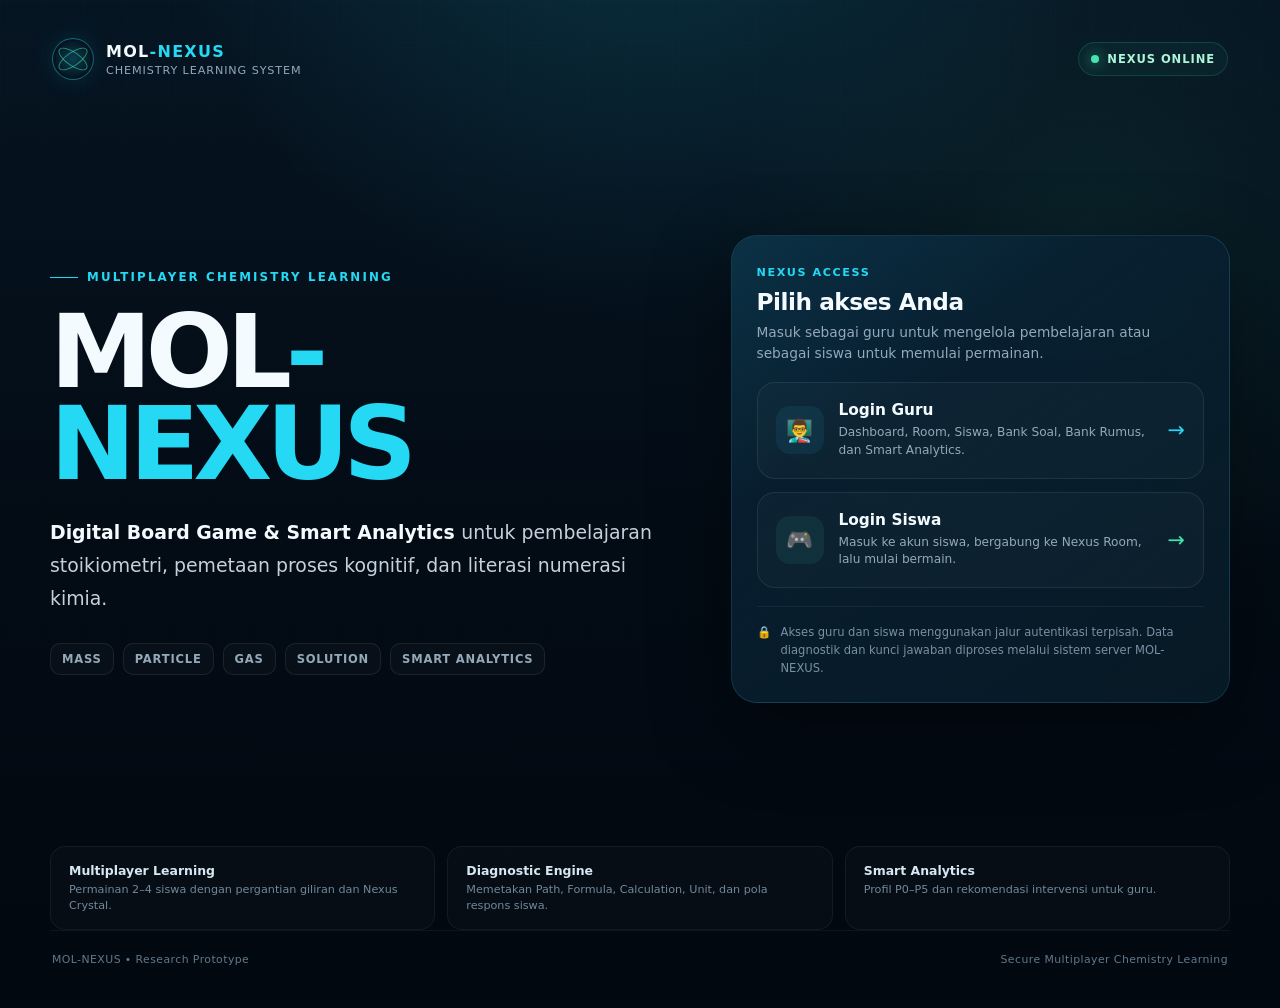
<file: index.html>
<!DOCTYPE html>
<html lang="id">
<head>
  <meta charset="UTF-8">
  <meta
    name="viewport"
    content="width=device-width, initial-scale=1.0"
  >

  <meta
    name="theme-color"
    content="#061522"
  >

  <title>MOL-NEXUS | Chemistry Learning System</title>

  <style>
    * {
      box-sizing: border-box;
      margin: 0;
      padding: 0;
    }

    :root {
      --bg: #030b14;
      --panel: rgba(7, 27, 44, .88);
      --panel-2: rgba(8, 32, 49, .72);
      --border: rgba(65, 198, 226, .18);
      --border-strong: rgba(65, 198, 226, .42);
      --text: #f4fbff;
      --muted: #93a9ba;
      --cyan: #25d8f4;
      --green: #42e6af;
      --blue: #70a9ff;
      --shadow: 0 24px 80px rgba(0, 0, 0, .38);
    }

    html {
      scroll-behavior: smooth;
    }

    body {
      min-height: 100vh;
      overflow-x: hidden;
      font-family:
        Inter,
        ui-sans-serif,
        system-ui,
        -apple-system,
        BlinkMacSystemFont,
        "Segoe UI",
        sans-serif;
      color: var(--text);
      background:
        radial-gradient(
          circle at 50% -15%,
          rgba(37, 216, 244, .15),
          transparent 36%
        ),
        radial-gradient(
          circle at 85% 25%,
          rgba(66, 230, 175, .08),
          transparent 28%
        ),
        linear-gradient(
          180deg,
          #061522 0%,
          #030b14 56%,
          #020810 100%
        );
    }

    body::before {
      content: "";
      position: fixed;
      inset: 0;
      pointer-events: none;
      opacity: .28;
      background-image:
        linear-gradient(
          rgba(63, 180, 208, .07) 1px,
          transparent 1px
        ),
        linear-gradient(
          90deg,
          rgba(63, 180, 208, .07) 1px,
          transparent 1px
        );
      background-size: 42px 42px;
      mask-image:
        linear-gradient(
          to bottom,
          black,
          transparent 88%
        );
    }

    a {
      color: inherit;
      text-decoration: none;
    }

    .page {
      position: relative;
      z-index: 1;
      width: min(1180px, calc(100% - 32px));
      margin: 0 auto;
      padding: 30px 0 34px;
    }

    .topbar {
      display: flex;
      align-items: center;
      justify-content: space-between;
      gap: 20px;
      padding: 8px 2px;
    }

    .brand {
      display: flex;
      align-items: center;
      gap: 12px;
    }

    .brand-mark {
      position: relative;
      width: 42px;
      height: 42px;
      border:
        1px solid
        rgba(37, 216, 244, .42);
      border-radius: 50%;
      background:
        radial-gradient(
          circle,
          rgba(37, 216, 244, .22),
          rgba(37, 216, 244, .03) 60%,
          transparent 62%
        );
      box-shadow:
        0 0 25px
        rgba(37, 216, 244, .12);
    }

    .brand-mark::before,
    .brand-mark::after {
      content: "";
      position: absolute;
      top: 50%;
      left: 50%;
      width: 32px;
      height: 12px;
      border:
        1px solid
        rgba(66, 230, 175, .55);
      border-radius: 50%;
      transform:
        translate(-50%, -50%)
        rotate(35deg);
    }

    .brand-mark::after {
      transform:
        translate(-50%, -50%)
        rotate(-35deg);
    }

    .brand-copy strong {
      display: block;
      font-size: 1rem;
      letter-spacing: .08em;
    }

    .brand-copy strong span {
      color: var(--cyan);
    }

    .brand-copy small {
      display: block;
      margin-top: 3px;
      color: var(--muted);
      font-size: .7rem;
      letter-spacing: .08em;
    }

    .network-status {
      display: inline-flex;
      align-items: center;
      gap: 8px;
      padding: 9px 12px;
      border:
        1px solid
        rgba(66, 230, 175, .16);
      border-radius: 999px;
      background:
        rgba(66, 230, 175, .045);
      color: #aef4d9;
      font-size: .72rem;
      font-weight: 800;
      letter-spacing: .08em;
    }

    .status-dot {
      width: 8px;
      height: 8px;
      flex: 0 0 auto;
      border-radius: 50%;
      background: var(--green);
      box-shadow:
        0 0 14px
        rgba(66, 230, 175, .8);
    }

    .hero {
      min-height: calc(100vh - 150px);
      display: grid;
      grid-template-columns:
        minmax(0, 1.1fr)
        minmax(420px, .9fr);
      align-items: center;
      gap: 70px;
      padding: 72px 0 60px;
    }

    .eyebrow {
      display: inline-flex;
      align-items: center;
      gap: 9px;
      margin-bottom: 22px;
      color: var(--cyan);
      font-size: .74rem;
      font-weight: 900;
      letter-spacing: .18em;
      text-transform: uppercase;
    }

    .eyebrow::before {
      content: "";
      width: 28px;
      height: 1px;
      background: var(--cyan);
    }

    h1 {
      max-width: 760px;
      font-size:
        clamp(
          3.1rem,
          8vw,
          6.7rem
        );
      line-height: .9;
      letter-spacing: -.06em;
    }

    h1 span {
      color: var(--cyan);
    }

    .hero-subtitle {
      max-width: 680px;
      margin-top: 26px;
      color: #c4d1dc;
      font-size:
        clamp(
          1rem,
          2vw,
          1.18rem
        );
      line-height: 1.75;
    }

    .hero-subtitle strong {
      color: var(--text);
    }

    .nexus-tags {
      display: flex;
      flex-wrap: wrap;
      gap: 9px;
      margin-top: 28px;
    }

    .nexus-tag {
      padding: 8px 11px;
      border:
        1px solid
        rgba(255, 255, 255, .08);
      border-radius: 10px;
      background:
        rgba(255, 255, 255, .025);
      color: var(--muted);
      font-size: .72rem;
      font-weight: 800;
      letter-spacing: .07em;
    }

    .access-panel {
      position: relative;
      padding: 25px;
      border:
        1px solid
        var(--border);
      border-radius: 26px;
      background:
        linear-gradient(
          145deg,
          rgba(10, 38, 58, .92),
          rgba(5, 20, 33, .94)
        );
      box-shadow: var(--shadow);
      backdrop-filter: blur(18px);
    }

    .access-panel::before {
      content: "";
      position: absolute;
      inset: 0;
      pointer-events: none;
      border-radius: inherit;
      background:
        linear-gradient(
          145deg,
          rgba(37, 216, 244, .07),
          transparent 34%,
          rgba(66, 230, 175, .03)
        );
    }

    .access-head {
      position: relative;
      margin-bottom: 18px;
    }

    .access-head small {
      color: var(--cyan);
      font-size: .7rem;
      font-weight: 900;
      letter-spacing: .14em;
    }

    .access-head h2 {
      margin-top: 8px;
      font-size: 1.45rem;
      letter-spacing: -.02em;
    }

    .access-head p {
      margin-top: 7px;
      color: var(--muted);
      font-size: .86rem;
      line-height: 1.55;
    }

    .role-grid {
      position: relative;
      display: grid;
      gap: 13px;
    }

    .role-card {
      display: grid;
      grid-template-columns:
        48px
        minmax(0, 1fr)
        auto;
      align-items: center;
      gap: 15px;
      padding: 18px;
      border:
        1px solid
        rgba(255, 255, 255, .075);
      border-radius: 18px;
      background:
        rgba(255, 255, 255, .025);
      transition:
        transform .18s ease,
        border-color .18s ease,
        background .18s ease;
    }

    .role-card:hover {
      transform:
        translateY(-2px);
      border-color:
        var(--border-strong);
      background:
        rgba(37, 216, 244, .055);
    }

    .role-icon {
      display: grid;
      place-items: center;
      width: 48px;
      height: 48px;
      border-radius: 14px;
      background:
        rgba(37, 216, 244, .08);
      font-size: 1.35rem;
    }

    .role-card.student .role-icon {
      background:
        rgba(66, 230, 175, .08);
    }

    .role-copy strong {
      display: block;
      font-size: .96rem;
    }

    .role-copy span {
      display: block;
      margin-top: 5px;
      color: var(--muted);
      font-size: .76rem;
      line-height: 1.45;
    }

    .role-arrow {
      color: var(--cyan);
      font-size: 1.3rem;
    }

    .role-card.student .role-arrow {
      color: var(--green);
    }

    .security-note {
      position: relative;
      display: flex;
      align-items: flex-start;
      gap: 10px;
      margin-top: 18px;
      padding-top: 17px;
      border-top:
        1px solid
        rgba(255, 255, 255, .06);
      color: #7890a3;
      font-size: .72rem;
      line-height: 1.55;
    }

    .research-strip {
      display: grid;
      grid-template-columns:
        repeat(3, 1fr);
      gap: 12px;
      margin-top: 8px;
    }

    .research-item {
      padding: 16px 18px;
      border:
        1px solid
        rgba(255, 255, 255, .055);
      border-radius: 15px;
      background:
        rgba(255, 255, 255, .018);
    }

    .research-item strong {
      display: block;
      color: #d7e8f2;
      font-size: .78rem;
    }

    .research-item span {
      display: block;
      margin-top: 4px;
      color: #71899b;
      font-size: .7rem;
      line-height: 1.4;
    }

    footer {
      display: flex;
      justify-content: space-between;
      gap: 20px;
      padding: 22px 2px 8px;
      border-top:
        1px solid
        rgba(255, 255, 255, .05);
      color: #61798c;
      font-size: .68rem;
      letter-spacing: .04em;
    }

    @media (
      max-width: 900px
    ) {

      .hero {
        min-height: auto;
        grid-template-columns: 1fr;
        gap: 42px;
        padding:
          64px
          0
          46px;
      }

      .hero-copy {
        max-width: 760px;
      }

      .access-panel {
        max-width: 680px;
      }

      .research-strip {
        grid-template-columns: 1fr;
      }
    }

    @media (
      max-width: 600px
    ) {

      .page {
        width:
          min(
            100% - 24px,
            1180px
          );
        padding-top: 18px;
      }

      .topbar {
        align-items: flex-start;
      }

      .brand-copy small {
        display: none;
      }

      .network-status {
        padding: 8px 10px;
        font-size: .62rem;
      }

      .hero {
        padding-top: 52px;
      }

      h1 {
        font-size:
          clamp(
            3rem,
            17vw,
            4.6rem
          );
      }

      .hero-subtitle {
        margin-top: 20px;
      }

      .access-panel {
        padding: 18px;
        border-radius: 22px;
      }

      .role-card {
        grid-template-columns:
          44px
          minmax(0, 1fr)
          auto;
        gap: 12px;
        padding: 15px;
      }

      .role-icon {
        width: 44px;
        height: 44px;
      }

      footer {
        flex-direction: column;
        gap: 6px;
      }
    }
  </style>
</head>


<body>

  <main class="page">

    <header class="topbar">

      <div class="brand">

        <div
          class="brand-mark"
          aria-hidden="true"
        ></div>

        <div class="brand-copy">

          <strong>
            MOL<span>-NEXUS</span>
          </strong>

          <small>
            CHEMISTRY LEARNING SYSTEM
          </small>

        </div>

      </div>


      <div class="network-status">

        <span class="status-dot"></span>

        NEXUS ONLINE

      </div>

    </header>


    <section class="hero">

      <div class="hero-copy">

        <div class="eyebrow">
          Multiplayer Chemistry Learning
        </div>

        <h1>
          MOL<span>-NEXUS</span>
        </h1>

        <p class="hero-subtitle">

          <strong>
            Digital Board Game & Smart Analytics
          </strong>

          untuk pembelajaran stoikiometri,
          pemetaan proses kognitif,
          dan literasi numerasi kimia.

        </p>


        <div class="nexus-tags">

          <span class="nexus-tag">
            MASS
          </span>

          <span class="nexus-tag">
            PARTICLE
          </span>

          <span class="nexus-tag">
            GAS
          </span>

          <span class="nexus-tag">
            SOLUTION
          </span>

          <span class="nexus-tag">
            SMART ANALYTICS
          </span>

        </div>

      </div>


      <section
        class="access-panel"
        aria-label="Pilihan akses MOL-NEXUS"
      >

        <div class="access-head">

          <small>
            NEXUS ACCESS
          </small>

          <h2>
            Pilih akses Anda
          </h2>

          <p>
            Masuk sebagai guru untuk mengelola
            pembelajaran atau sebagai siswa
            untuk memulai permainan.
          </p>

        </div>


        <div class="role-grid">

          <a
            class="role-card teacher"
            href="teacher-login.html"
          >

            <div class="role-icon">
              👨‍🏫
            </div>

            <div class="role-copy">

              <strong>
                Login Guru
              </strong>

              <span>
                Dashboard, Room, Siswa,
                Bank Soal, Bank Rumus,
                dan Smart Analytics.
              </span>

            </div>

            <span class="role-arrow">
              →
            </span>

          </a>


          <a
            class="role-card student"
            href="student-login.html"
          >

            <div class="role-icon">
              🎮
            </div>

            <div class="role-copy">

              <strong>
                Login Siswa
              </strong>

              <span>
                Masuk ke akun siswa,
                bergabung ke Nexus Room,
                lalu mulai bermain.
              </span>

            </div>

            <span class="role-arrow">
              →
            </span>

          </a>

        </div>


        <div class="security-note">

          <span>
            🔒
          </span>

          <span>
            Akses guru dan siswa menggunakan
            jalur autentikasi terpisah.
            Data diagnostik dan kunci jawaban
            diproses melalui sistem server MOL-NEXUS.
          </span>

        </div>

      </section>

    </section>


    <section class="research-strip">

      <div class="research-item">

        <strong>
          Multiplayer Learning
        </strong>

        <span>
          Permainan 2–4 siswa dengan
          pergantian giliran dan Nexus Crystal.
        </span>

      </div>


      <div class="research-item">

        <strong>
          Diagnostic Engine
        </strong>

        <span>
          Memetakan Path, Formula,
          Calculation, Unit,
          dan pola respons siswa.
        </span>

      </div>


      <div class="research-item">

        <strong>
          Smart Analytics
        </strong>

        <span>
          Profil P0–P5 dan rekomendasi
          intervensi untuk guru.
        </span>

      </div>

    </section>


    <footer>

      <span>
        MOL-NEXUS • Research Prototype
      </span>

      <span>
        Secure Multiplayer Chemistry Learning
      </span>

    </footer>

  </main>

</body>
</html>
</file>
